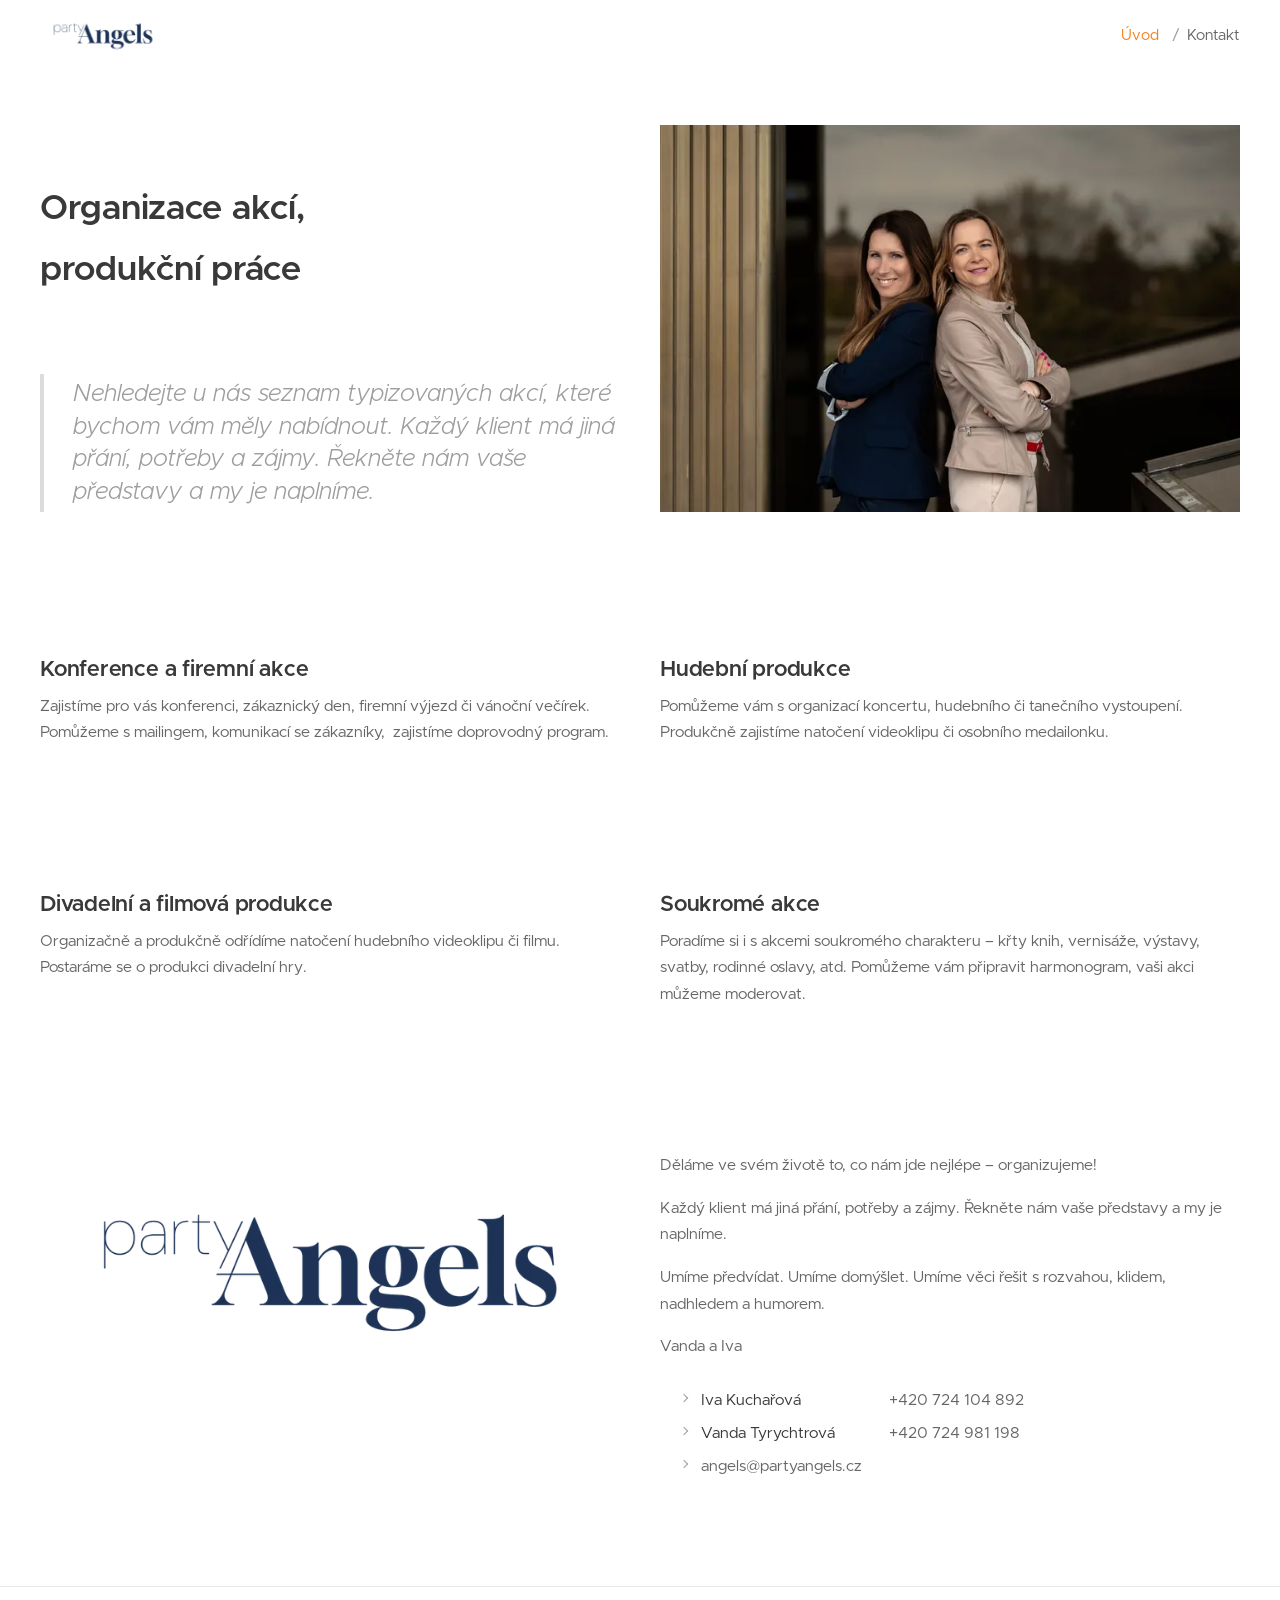
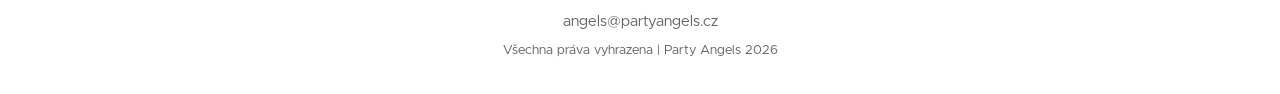
<file: index.html>
<!DOCTYPE html>
<html lang="cs">
<head>
<meta charset="utf-8">
<meta name="viewport" content="width=device-width, initial-scale=1">
<title>Party Angels — organizace akcí a produkční práce</title>
<meta name="description" content="Organizace akcí a produkční práce na míru — konference a firemní akce, hudební produkce, divadelní a filmová produkce, soukromé akce. Bez typizovaných balíčků.">
<link rel="canonical" href="https://www.partyangels.cz/">

<meta property="og:type" content="website">
<meta property="og:site_name" content="Party Angels">
<meta property="og:title" content="Party Angels — organizace akcí a produkční práce">
<meta property="og:description" content="Nehledejte u nás seznam typizovaných akcí. Řekněte nám vaše představy a my je naplníme.">
<meta property="og:url" content="https://www.partyangels.cz/">
<meta property="og:image" content="https://www.partyangels.cz/assets/img/hero-1200.jpg">
<meta property="og:locale" content="cs_CZ">
<meta property="og:image:width" content="1200">
<meta property="og:image:height" content="800">
<meta property="og:image:alt" content="Vanda Tyrychtrová a Iva Kuchařová, zakladatelky Party Angels">
<meta name="twitter:card" content="summary_large_image">
<meta name="robots" content="index, follow, max-snippet:-1, max-image-preview:large">

<link rel="icon" href="assets/img/favicon.png" sizes="any">
<link rel="apple-touch-icon" href="assets/img/favicon.png">

<link rel="preload" href="assets/fonts/metropolis-600.woff2" as="font" type="font/woff2" crossorigin>
<link rel="preload" href="assets/fonts/metropolis-400.woff2" as="font" type="font/woff2" crossorigin>
<link rel="stylesheet" href="assets/css/style.css">

<script type="application/ld+json">
{
  "@context": "https://schema.org",
  "@graph": [
    {
      "@type": "Organization",
      "@id": "https://www.partyangels.cz/#organization",
      "name": "Party Angels",
      "url": "https://www.partyangels.cz/",
      "email": "angels@partyangels.cz",
      "logo": {
        "@type": "ImageObject",
        "url": "https://www.partyangels.cz/assets/img/logo-big-1200.png",
        "width": 1200,
        "height": 496
      },
      "image": "https://www.partyangels.cz/assets/img/hero-1200.jpg",
      "description": "Party Angels organizují akce a zajišťují produkční práce na míru – konference a firemní akce, hudební produkci, divadelní a filmovou produkci a soukromé akce. Nenabízejí typizované balíčky, každou akci staví podle přání klienta.",
      "slogan": "Děláme ve svém životě to, co nám jde nejlépe – organizujeme!",
      "areaServed": { "@type": "Country", "name": "Česká republika" },
      "knowsLanguage": "cs",
      "knowsAbout": [
        "organizace akcí",
        "produkční práce",
        "konference a firemní akce",
        "hudební produkce",
        "divadelní produkce",
        "filmová produkce",
        "svatby a soukromé oslavy",
        "moderování akcí"
      ],
      "employee": [
        {
          "@type": "Person",
          "name": "Iva Kuchařová",
          "telephone": "+420724104892",
          "email": "angels@partyangels.cz",
          "worksFor": { "@id": "https://www.partyangels.cz/#organization" }
        },
        {
          "@type": "Person",
          "name": "Vanda Tyrychtrová",
          "telephone": "+420724981198",
          "email": "angels@partyangels.cz",
          "worksFor": { "@id": "https://www.partyangels.cz/#organization" }
        }
      ],
      "contactPoint": [
        {
          "@type": "ContactPoint",
          "contactType": "poptávky a organizace akcí",
          "email": "angels@partyangels.cz",
          "telephone": "+420724104892",
          "availableLanguage": "cs"
        }
      ],
      "hasOfferCatalog": {
        "@type": "OfferCatalog",
        "name": "Služby Party Angels",
        "itemListElement": [
          {
            "@type": "Offer",
            "itemOffered": {
              "@type": "Service",
              "name": "Konference a firemní akce",
              "description": "Konference, zákaznické dny, firemní výjezdy a vánoční večírky. Pomoc s mailingem, komunikací se zákazníky a zajištění doprovodného programu."
            }
          },
          {
            "@type": "Offer",
            "itemOffered": {
              "@type": "Service",
              "name": "Hudební produkce",
              "description": "Organizace koncertů, hudebních a tanečních vystoupení. Produkční zajištění natáčení videoklipu či osobního medailonku."
            }
          },
          {
            "@type": "Offer",
            "itemOffered": {
              "@type": "Service",
              "name": "Divadelní a filmová produkce",
              "description": "Organizační a produkční řízení natáčení hudebního videoklipu či filmu, produkce divadelní hry."
            }
          },
          {
            "@type": "Offer",
            "itemOffered": {
              "@type": "Service",
              "name": "Soukromé akce",
              "description": "Křty knih, vernisáže, výstavy, svatby a rodinné oslavy. Příprava harmonogramu i moderování akce."
            }
          }
        ]
      }
    },
    {
      "@type": "WebSite",
      "@id": "https://www.partyangels.cz/#website",
      "url": "https://www.partyangels.cz/",
      "name": "Party Angels",
      "inLanguage": "cs",
      "publisher": { "@id": "https://www.partyangels.cz/#organization" }
    },
    {
      "@type": "WebPage",
      "@id": "https://www.partyangels.cz/#webpage",
      "url": "https://www.partyangels.cz/",
      "name": "Party Angels – organizace akcí a produkční práce",
      "isPartOf": { "@id": "https://www.partyangels.cz/#website" },
      "about": { "@id": "https://www.partyangels.cz/#organization" },
      "inLanguage": "cs"
    }
  ]
}
</script>
</head>
<body>

<a class="skip-link" href="#main">Přejít na obsah</a>

<header class="site-header" id="siteHeader">
  <div class="site-header__inner">
    <a class="site-logo" href="./" aria-label="Party Angels — úvodní stránka">
      <picture>
        <source type="image/webp" srcset="assets/img/logo-260.webp 260w, assets/img/logo-450.webp 450w" sizes="126px">
        <img src="assets/img/logo-260.png" width="1920" height="794" alt="Party Angels">
      </picture>
    </a>

    <button class="nav-toggle" id="navToggle" type="button" aria-expanded="false" aria-controls="siteNav">
      <span class="nav-toggle__bars" aria-hidden="true"></span>
      Menu
    </button>

    <nav class="site-nav" id="siteNav" aria-label="Hlavní menu">
      <ul>
        <li><a href="./" aria-current="page">Úvod</a></li>
        <li><a href="kontakt/">Kontakt</a></li>
      </ul>
    </nav>
  </div>
</header>

<main id="main">

  <section class="section section--first">
    <div class="container">
      <div class="grid-2">
        <div class="hero-copy">
          <h1><span class="line">Organizace akcí,</span><span class="line">produkční práce</span></h1>
          <p class="lead-quote">Nehledejte u nás seznam typizovaných akcí, které bychom vám měly nabídnout. Každý klient má jiná přání, potřeby a zájmy. Řekněte nám vaše představy a my je naplníme.</p>
        </div>
        <div>
          <figure class="figure">
            <picture>
              <source type="image/webp" srcset="assets/img/hero-450.webp 450w, assets/img/hero-700.webp 700w, assets/img/hero-1200.webp 1200w" sizes="(min-width:900px) 590px, calc(100vw - 40px)">
              <img src="assets/img/hero-1200.jpg"
                   srcset="assets/img/hero-450.jpg 450w, assets/img/hero-700.jpg 700w, assets/img/hero-1200.jpg 1200w"
                   sizes="(min-width:900px) 590px, calc(100vw - 40px)"
                   width="1920" height="1281" alt="Vanda Tyrychtrová a Iva Kuchařová, zakladatelky Party Angels" fetchpriority="high">
            </picture>
          </figure>
        </div>
      </div>
    </div>
  </section>

  <section class="section">
    <div class="container">
      <div class="grid-2">
        <div>
          <h2>Konference a firemní akce</h2>
          <p>Zajistíme pro vás konferenci, zákaznický den, firemní výjezd či vánoční večírek. Pomůžeme s mailingem, komunikací se zákazníky,&nbsp; zajistíme doprovodný program.</p>
        </div>
        <div>
          <h2>Hudební produkce</h2>
          <p>Pomůžeme vám s organizací koncertu, hudebního či tanečního vystoupení. Produkčně zajistíme natočení videoklipu či osobního medailonku.</p>
        </div>
      </div>
    </div>
  </section>

  <section class="section">
    <div class="container">
      <div class="grid-2">
        <div>
          <h2>Divadelní a filmová produkce</h2>
          <p>Organizačně a produkčně odřídíme natočení hudebního videoklipu či filmu. Postaráme se o produkci divadelní hry.</p>
        </div>
        <div>
          <h2>Soukromé akce</h2>
          <p>Poradíme si i s akcemi soukromého charakteru – křty knih, vernisáže, výstavy, svatby, rodinné oslavy, atd. Pomůžeme vám připravit harmonogram, vaši akci můžeme moderovat.</p>
        </div>
      </div>
    </div>
  </section>

  <section class="section">
    <div class="container">
      <div class="grid-2">
        <div>
          <figure class="figure">
            <picture>
              <source type="image/webp" srcset="assets/img/logo-big-450.webp 450w, assets/img/logo-big-700.webp 700w, assets/img/logo-big-1200.webp 1200w" sizes="(min-width:900px) 590px, calc(100vw - 40px)">
              <img src="assets/img/logo-big-700.png"
                   srcset="assets/img/logo-big-450.png 450w, assets/img/logo-big-700.png 700w, assets/img/logo-big-1200.png 1200w"
                   sizes="(min-width:900px) 590px, calc(100vw - 40px)"
                   width="1920" height="794" alt="Party Angels" loading="lazy">
            </picture>
          </figure>
        </div>
        <div>
          <p>Děláme ve svém životě to, co nám jde nejlépe – organizujeme!</p>
          <p>Každý klient má jiná přání, potřeby a zájmy. Řekněte nám vaše představy a my je naplníme.</p>
          <p>Umíme předvídat. Umíme domýšlet. Umíme věci řešit s rozvahou, klidem, nadhledem a humorem.</p>
          <p>Vanda a Iva</p>

          <ul class="person-list">
            <li><span class="person-list__name">Iva Kuchařová</span> <a href="tel:+420724104892">+420 724 104 892</a></li>
            <li><span class="person-list__name">Vanda Tyrychtrová</span> <a href="tel:+420724981198">+420 724 981 198</a></li>
            <li><a href="mailto:angels@partyangels.cz">angels@partyangels.cz</a></li>
          </ul>
        </div>
      </div>
    </div>
  </section>

</main>

<footer class="site-footer">
  <div class="site-footer__inner">
    <p class="site-footer__contact"><a href="mailto:angels@partyangels.cz">angels@partyangels.cz</a></p>
    <p class="site-footer__legal">Všechna práva vyhrazena | Party Angels 2026</p>
  </div>
</footer>

<script src="assets/js/site.js" defer></script>
</body>
</html>
</file>
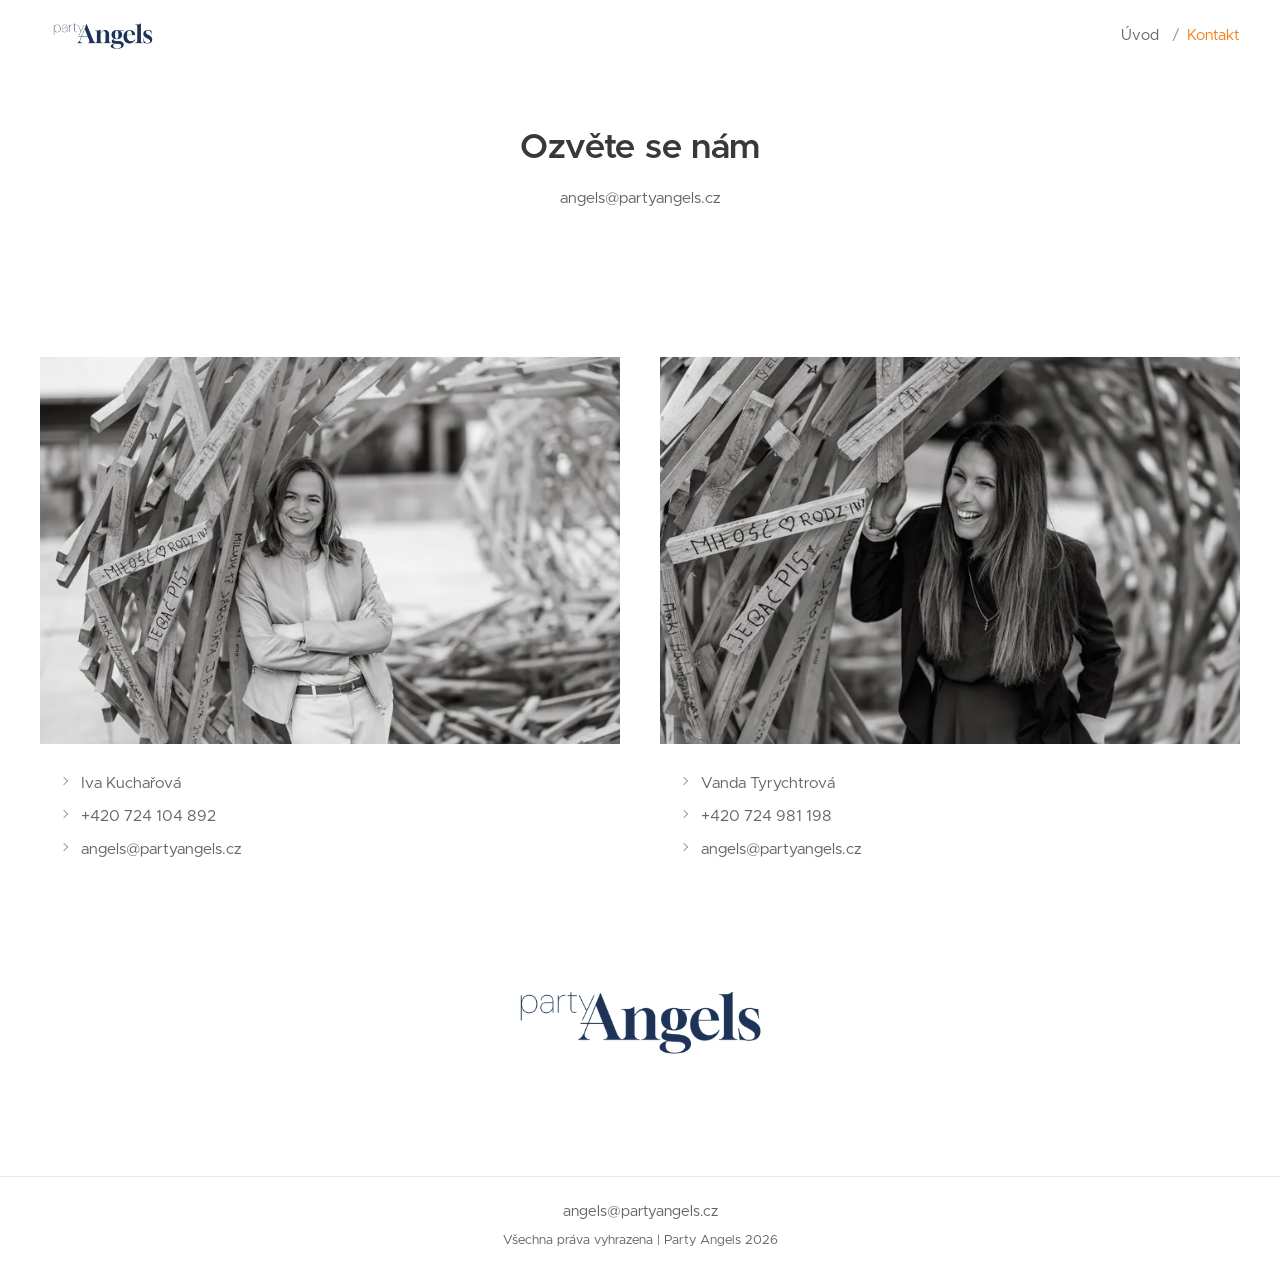
<file: kontakt/index.html>
<!DOCTYPE html>
<html lang="cs">
<head>
<meta charset="utf-8">
<meta name="viewport" content="width=device-width, initial-scale=1">
<title>Kontakt — Party Angels | Iva Kuchařová a Vanda Tyrychtrová</title>
<meta name="description" content="Kontakt na Party Angels: Iva Kuchařová +420 724 104 892, Vanda Tyrychtrová +420 724 981 198, angels@partyangels.cz. Organizace akcí a produkční práce.">
<link rel="canonical" href="https://www.partyangels.cz/kontakt/">

<meta property="og:type" content="website">
<meta property="og:site_name" content="Party Angels">
<meta property="og:title" content="Kontakt — Party Angels">
<meta property="og:description" content="Ozvěte se nám — angels@partyangels.cz">
<meta property="og:url" content="https://www.partyangels.cz/kontakt/">
<meta property="og:image" content="https://www.partyangels.cz/assets/img/hero-1200.jpg">
<meta property="og:locale" content="cs_CZ">
<meta property="og:image:width" content="1200">
<meta property="og:image:height" content="800">
<meta property="og:image:alt" content="Vanda Tyrychtrová a Iva Kuchařová, zakladatelky Party Angels">
<meta name="twitter:card" content="summary_large_image">
<meta name="robots" content="index, follow, max-snippet:-1, max-image-preview:large">

<link rel="icon" href="../assets/img/favicon.png" sizes="any">
<link rel="apple-touch-icon" href="../assets/img/favicon.png">

<link rel="preload" href="../assets/fonts/metropolis-600.woff2" as="font" type="font/woff2" crossorigin>
<link rel="preload" href="../assets/fonts/metropolis-400.woff2" as="font" type="font/woff2" crossorigin>
<link rel="stylesheet" href="../assets/css/style.css">
<script type="application/ld+json">
{
  "@context": "https://schema.org",
  "@type": "ContactPage",
  "@id": "https://www.partyangels.cz/kontakt/#webpage",
  "url": "https://www.partyangels.cz/kontakt/",
  "name": "Kontakt — Party Angels",
  "inLanguage": "cs",
  "isPartOf": { "@id": "https://www.partyangels.cz/#website" },
  "about": {
    "@type": "Organization",
    "@id": "https://www.partyangels.cz/#organization",
    "name": "Party Angels",
    "url": "https://www.partyangels.cz/",
    "email": "angels@partyangels.cz",
    "employee": [
      {
        "@type": "Person",
        "name": "Iva Kuchařová",
        "telephone": "+420724104892",
        "email": "angels@partyangels.cz",
        "image": "https://www.partyangels.cz/assets/img/iva-1200.jpg"
      },
      {
        "@type": "Person",
        "name": "Vanda Tyrychtrová",
        "telephone": "+420724981198",
        "email": "angels@partyangels.cz",
        "image": "https://www.partyangels.cz/assets/img/vanda-1200.jpg"
      }
    ]
  }
}
</script>
</head>
<body>

<a class="skip-link" href="#main">Přejít na obsah</a>

<header class="site-header" id="siteHeader">
  <div class="site-header__inner">
    <a class="site-logo" href="../" aria-label="Party Angels — úvodní stránka">
      <picture>
        <source type="image/webp" srcset="../assets/img/logo-260.webp 260w, ../assets/img/logo-450.webp 450w" sizes="126px">
        <img src="../assets/img/logo-260.png" width="1920" height="794" alt="Party Angels">
      </picture>
    </a>

    <button class="nav-toggle" id="navToggle" type="button" aria-expanded="false" aria-controls="siteNav">
      <span class="nav-toggle__bars" aria-hidden="true"></span>
      Menu
    </button>

    <nav class="site-nav" id="siteNav" aria-label="Hlavní menu">
      <ul>
        <li><a href="../">Úvod</a></li>
        <li><a href="./" aria-current="page">Kontakt</a></li>
      </ul>
    </nav>
  </div>
</header>

<main id="main">

  <section class="section section--first">
    <div class="container">
      <div style="padding:12px 20px">
        <h1 class="text-center">Ozvěte se nám</h1>
        <p class="text-center"><a class="lead-mail" href="mailto:angels@partyangels.cz">angels@partyangels.cz</a></p>
      </div>
    </div>
  </section>

  <section class="section">
    <div class="container">
      <div class="grid-2">

        <div>
          <figure class="figure">
            <picture>
              <source type="image/webp" srcset="../assets/img/iva-450.webp 450w, ../assets/img/iva-700.webp 700w, ../assets/img/iva-1200.webp 1200w" sizes="(min-width:900px) 590px, calc(100vw - 40px)">
              <img src="../assets/img/iva-1200.jpg"
                   srcset="../assets/img/iva-450.jpg 450w, ../assets/img/iva-700.jpg 700w, ../assets/img/iva-1200.jpg 1200w"
                   sizes="(min-width:900px) 590px, calc(100vw - 40px)"
                   width="1920" height="1281" alt="Iva Kuchařová">
            </picture>
          </figure>
          <ul class="person-list">
            <li>Iva Kuchařová</li>
            <li><a href="tel:+420724104892">+420 724 104 892</a></li>
            <li><a href="mailto:angels@partyangels.cz">angels@partyangels.cz</a></li>
          </ul>
        </div>

        <div>
          <figure class="figure">
            <picture>
              <source type="image/webp" srcset="../assets/img/vanda-450.webp 450w, ../assets/img/vanda-700.webp 700w, ../assets/img/vanda-1200.webp 1200w" sizes="(min-width:900px) 590px, calc(100vw - 40px)">
              <img src="../assets/img/vanda-1200.jpg"
                   srcset="../assets/img/vanda-450.jpg 450w, ../assets/img/vanda-700.jpg 700w, ../assets/img/vanda-1200.jpg 1200w"
                   sizes="(min-width:900px) 590px, calc(100vw - 40px)"
                   width="1920" height="1281" alt="Vanda Tyrychtrová">
            </picture>
          </figure>
          <ul class="person-list">
            <li>Vanda Tyrychtrová</li>
            <li><a href="tel:+420724981198">+420 724 981 198</a></li>
            <li><a href="mailto:angels@partyangels.cz">angels@partyangels.cz</a></li>
          </ul>
        </div>

      </div>

      <figure class="figure footer-mark">
        <picture>
          <source type="image/webp" srcset="../assets/img/logo-450.webp 450w" sizes="307px">
          <img src="../assets/img/logo-450.png" width="1920" height="794" alt="Party Angels" loading="lazy">
        </picture>
      </figure>
    </div>
  </section>

</main>

<footer class="site-footer">
  <div class="site-footer__inner">
    <p class="site-footer__contact"><a href="mailto:angels@partyangels.cz">angels@partyangels.cz</a></p>
    <p class="site-footer__legal">Všechna práva vyhrazena | Party Angels 2026</p>
  </div>
</footer>

<script src="../assets/js/site.js" defer></script>
</body>
</html>
</file>
<file: assets/css/style.css>
/* ------------------------------------------------------------------
   Party Angels — statický web
   Vizuální parita s původním webem (Webnode), čistě přepsané.
------------------------------------------------------------------ */

/* --- Metropolis (self-hosted) ------------------------------------ */
@font-face{font-family:Metropolis;font-style:normal;font-weight:300;font-display:swap;src:url(../fonts/metropolis-300.woff2) format("woff2")}
@font-face{font-family:Metropolis;font-style:italic;font-weight:300;font-display:swap;src:url(../fonts/metropolis-300-italic.woff2) format("woff2")}
@font-face{font-family:Metropolis;font-style:normal;font-weight:400;font-display:swap;src:url(../fonts/metropolis-400.woff2) format("woff2")}
@font-face{font-family:Metropolis;font-style:normal;font-weight:600;font-display:swap;src:url(../fonts/metropolis-600.woff2) format("woff2")}

/* --- Tokeny ------------------------------------------------------ */
:root{
  --ink:#393939;
  --body:#666;
  --soft:#9d9d9d;
  --accent:#f57f17;
  --line:rgba(186,186,186,.5);
  --hairline:#e8e8e8;
  --bg:#fff;

  --container:1280px;
  --gutter:20px;
  --edge:40px;
  --header-h:72px;

  --fs-h1:2.175rem;   /* 34.8px */
  --fs-h2:1.375rem;   /* 22px   */
  --fs-body:.98125rem;/* 15.7px */
  --fs-quote:1.5rem;  /* 24px   */
  --fs-nav:.95rem;    /* 15.2px */

  --font:Metropolis,-apple-system,BlinkMacSystemFont,"Segoe UI",Roboto,
         "Helvetica Neue",Arial,"Apple Color Emoji","Noto Color Emoji",sans-serif;
}

*,*::before,*::after{box-sizing:border-box}

html{scroll-behavior:smooth;-webkit-text-size-adjust:100%}

body{
  margin:0;
  background:var(--bg);
  color:var(--body);
  font-family:var(--font);
  font-size:var(--fs-body);
  font-weight:400;
  line-height:1.7;
  -webkit-font-smoothing:subpixel-antialiased;
}

img{max-width:100%;height:auto;display:block}
a{color:inherit}

.container{
  max-width:var(--container);
  margin-inline:auto;
  padding-inline:var(--gutter);
}

.skip-link{
  position:absolute;left:-9999px;top:0;z-index:200;
  background:var(--ink);color:#fff;padding:.75rem 1.25rem;
}
.skip-link:focus{left:0}

/* --- Hlavička ---------------------------------------------------- */
.site-header{
  position:sticky;top:0;z-index:70;
  background:var(--bg);
  transition:box-shadow .3s linear;
}
.site-header.is-scrolled{box-shadow:0 1px 0 rgba(0,0,0,.06),0 6px 18px -12px rgba(0,0,0,.25)}

.site-header__inner{
  max-width:1520px;margin-inline:auto;
  padding-inline:var(--edge);
  height:var(--header-h);
  display:flex;align-items:center;justify-content:space-between;gap:1.5rem;
}

.site-logo{display:inline-flex;align-items:center;flex:0 0 auto}
.site-logo img{width:126px;height:auto}

.nav-toggle{
  display:none;
  border:0;background:none;padding:.5rem;margin:0;
  font:inherit;font-size:var(--fs-nav);color:var(--body);
  cursor:pointer;align-items:center;gap:.5rem;
}
.nav-toggle__bars{position:relative;display:block;width:20px;height:2px;background:currentColor}
.nav-toggle__bars::before,.nav-toggle__bars::after{
  content:"";position:absolute;left:0;width:20px;height:2px;background:currentColor
}
.nav-toggle__bars::before{top:-6px}
.nav-toggle__bars::after{top:6px}

.site-nav ul{
  list-style:none;margin:0 -10px 0 0;padding:0;
  display:flex;align-items:center;
}
.site-nav li + li::before{
  content:"/";color:var(--soft);padding-inline:.15rem;
}
.site-nav a{
  display:inline-block;
  padding:0 10px 0 5px;
  font-size:var(--fs-nav);
  line-height:50px;
  color:var(--body);
  text-decoration:none;
  transition:color .2s;
}
.site-nav a:hover,
.site-nav a:focus-visible{color:var(--accent)}
.site-nav a[aria-current="page"]{color:var(--accent)}

/* --- Sekce ------------------------------------------------------- */
.section{padding-block:60px}
.section--first{padding-top:41px}

/* Původní web měl nad nadpisem prázdný řádek nadpisu a pod ním prázdný
   odstavec — replikujeme to čistě odsazením, ne prázdnými elementy. */
.hero-copy h1{margin-top:61px}
.hero-copy .lead-quote{margin-top:66px}

.grid-2{
  display:grid;
  grid-template-columns:repeat(2,minmax(0,1fr));
  gap:0;
  align-items:start;
}
.grid-2 > * {padding:12px 20px}

/* --- Typografie -------------------------------------------------- */
h1,h2,h3{color:var(--ink);margin:0;font-weight:300}

h1{
  font-size:var(--fs-h1);
  line-height:1.3;
  letter-spacing:-.29px;
  font-weight:600;
  padding-bottom:1rem;
}
/* Původní web měl každý řádek jako samostatný nadpis s odsazením 1rem. */
h1 .line{display:block}
h1 .line + .line{margin-top:1rem}

h2{
  font-size:var(--fs-h2);
  line-height:1.35;
  letter-spacing:-.22px;
  font-weight:600;
  padding-bottom:.5rem;
}

p{margin:0 0 1rem}
p:last-child{margin-bottom:0}

.lead-quote{
  margin:2.25rem 0 0;
  padding:.25rem 0 .25rem 29px;
  border-left:4px solid var(--line);
  color:var(--soft);
  font-size:var(--fs-quote);
  font-weight:300;
  font-style:italic;
  line-height:1.35;
}

.text-center{text-align:center}

.lead-mail{text-decoration:none;display:inline-block}
.lead-mail:hover{color:var(--accent)}

/* --- Obrázky ----------------------------------------------------- */
.figure{margin:0}
.figure img{width:100%}

/* --- Kontaktní karty --------------------------------------------- */
.person-list{
  list-style:none;margin:1.5rem 0 0;padding:0;
}
.person-list li{
  position:relative;
  padding-left:41px;
  line-height:2.1;
}
.person-list li::before{
  content:"";
  position:absolute;left:21px;top:.85em;
  width:6px;height:6px;
  border-top:1.5px solid var(--soft);
  border-right:1.5px solid var(--soft);
  transform:translateY(-50%) rotate(45deg);
}
.person-list a{text-decoration:none}
.person-list a:hover{color:var(--accent)}
.person-list__name{
  color:var(--ink);
  display:inline-block;
  min-width:11.5rem;
  padding-right:.75rem;
}

.footer-mark{
  max-width:307px;
  margin:80px auto 0;
}

/* --- Patička ----------------------------------------------------- */
.site-footer{
  padding-block:10px;
  margin-top:20px;
}
.site-footer__inner{
  max-width:1520px;margin-inline:auto;
  padding:22px var(--edge);
  border-top:1px solid var(--hairline);
  text-align:center;
  font-size:.8125rem;
  color:var(--body);
}
.site-footer__contact{margin:0 0 .35rem;font-size:.9375rem}
.site-footer__contact a{text-decoration:none}
.site-footer__contact a:hover{color:var(--accent)}
.site-footer__legal{margin:0}
.site-footer a{color:inherit}
.site-footer a:hover{color:var(--accent)}

/* --- Responzivita ------------------------------------------------ */
@media (max-width:900px){
  :root{--edge:20px}
  .hero-copy h1{margin-top:0}
  .hero-copy .lead-quote{margin-top:2rem}
  .section--first{padding-top:24px}
  .grid-2{grid-template-columns:1fr}
  .grid-2 > *{padding-inline:20px}
  .section{padding-block:44px}
  .footer-mark{margin-top:48px}
}

@media (max-width:640px){
  :root{
    --fs-h1:1.85rem;
    --fs-quote:1.25rem;
    --header-h:64px;
  }
  .site-logo img{width:108px}

  .nav-toggle{display:inline-flex}

  .site-nav{
    position:absolute;left:0;right:0;top:var(--header-h);
    background:var(--bg);
    border-top:1px solid var(--hairline);
    box-shadow:0 12px 24px -18px rgba(0,0,0,.4);
    display:none;
  }
  .site-nav.is-open{display:block}
  .site-nav ul{flex-direction:column;align-items:stretch}
  .site-nav li + li::before{content:none}
  .site-nav a{
    display:block;padding:0 20px;line-height:52px;
    border-top:1px solid var(--hairline);
  }
  .site-nav li:first-child a{border-top:0}

  .lead-quote{margin-top:1.75rem;padding-left:20px}
  .person-list__name{display:block;min-width:0;padding-right:0}
  .person-list li{line-height:1.75;padding-bottom:.5rem}

  /* Prst není kurzor — na dotykových displejích potřebují odkazy
     na telefon a e-mail cíl kolem 44 px. */
  .person-list a,
  .site-footer__contact a,
  .lead-mail{
    display:inline-block;
    padding-block:.5rem;
  }
}

@media (prefers-reduced-motion:reduce){
  html{scroll-behavior:auto}
  *{transition-duration:.01ms !important}
}
</file>
